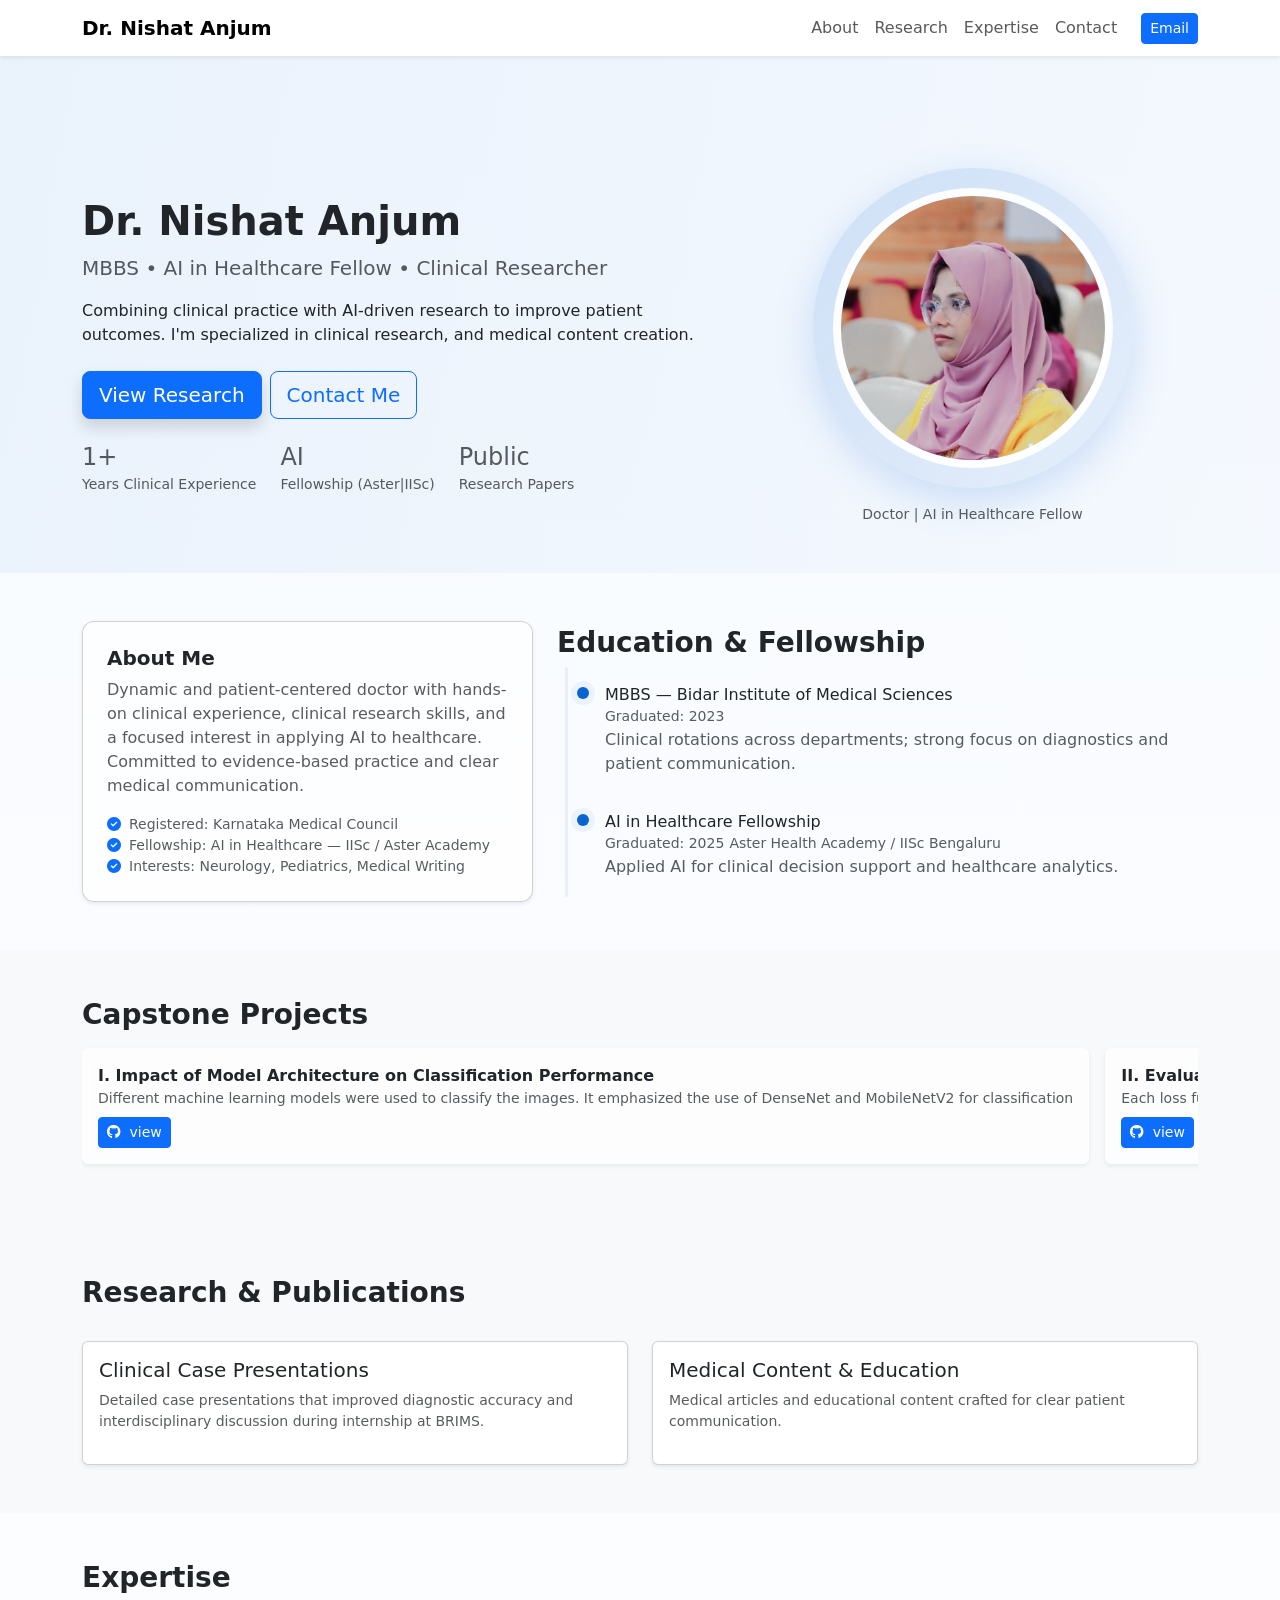
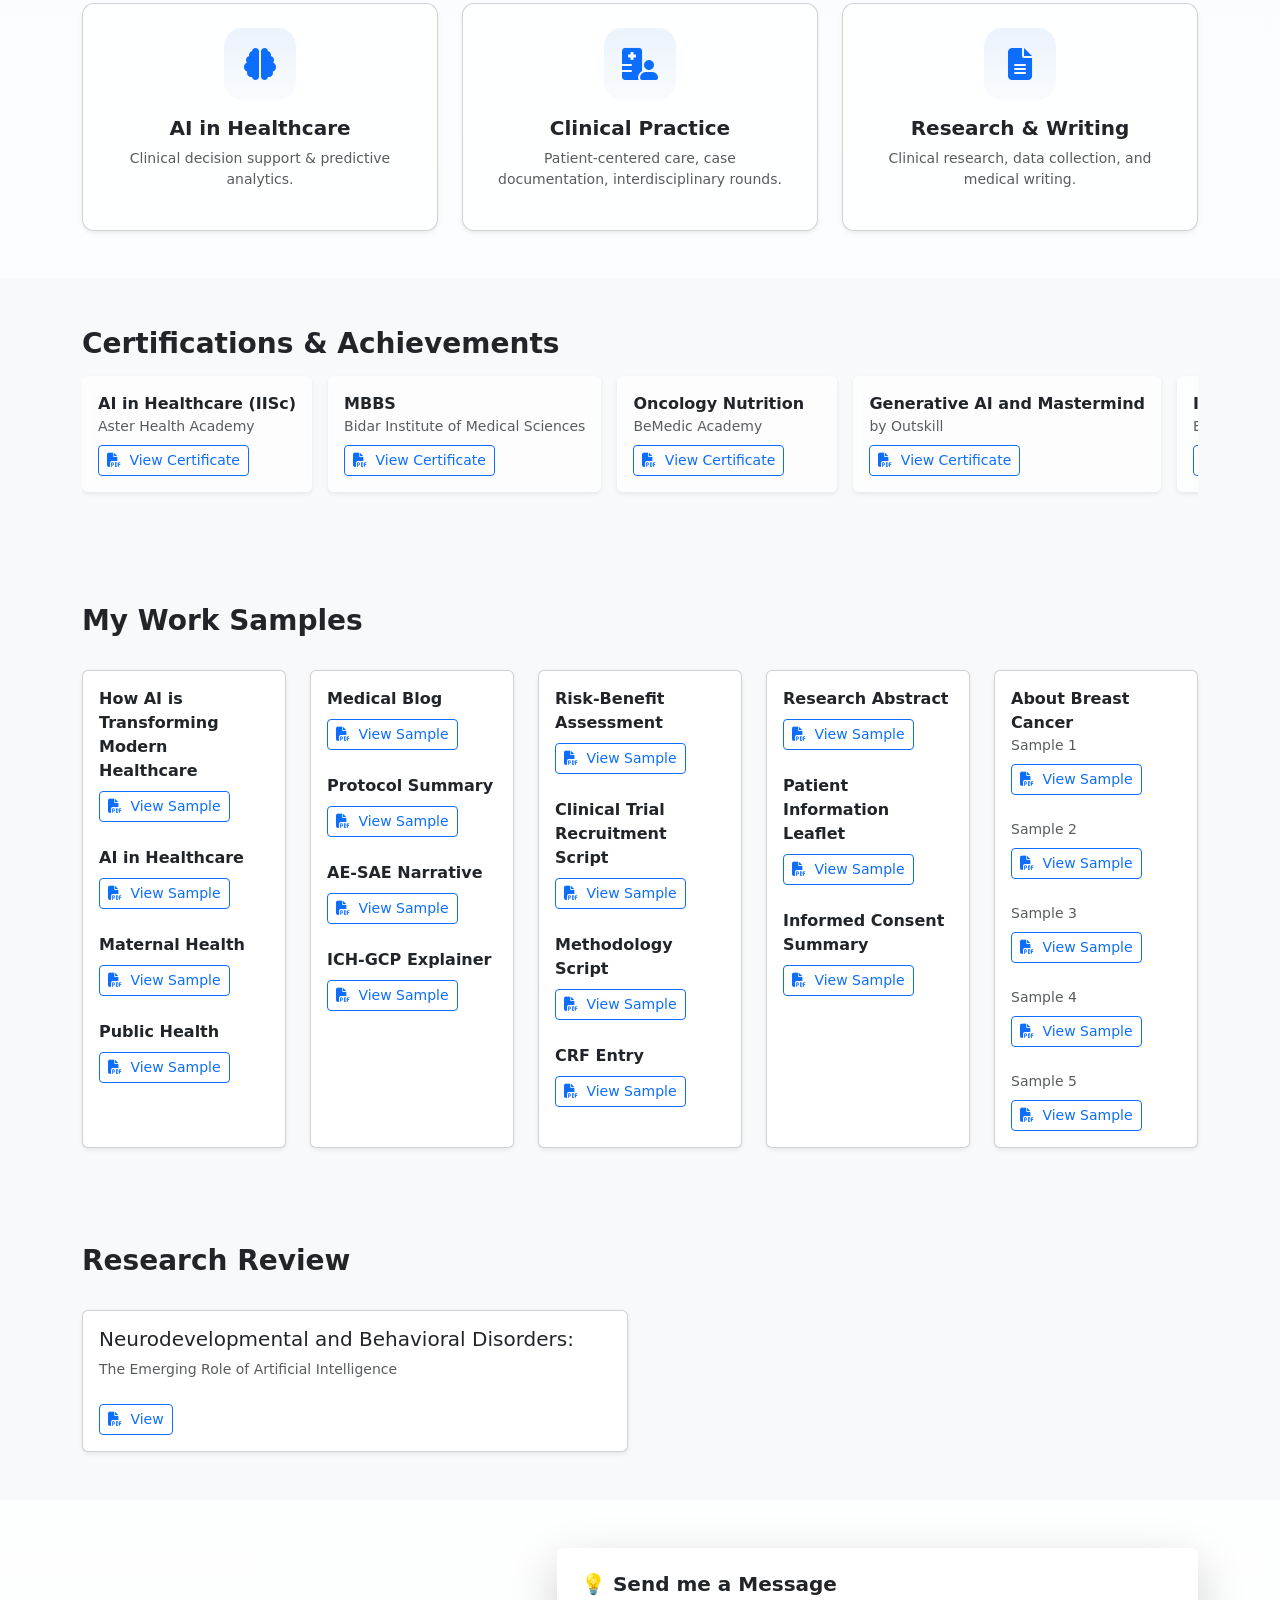
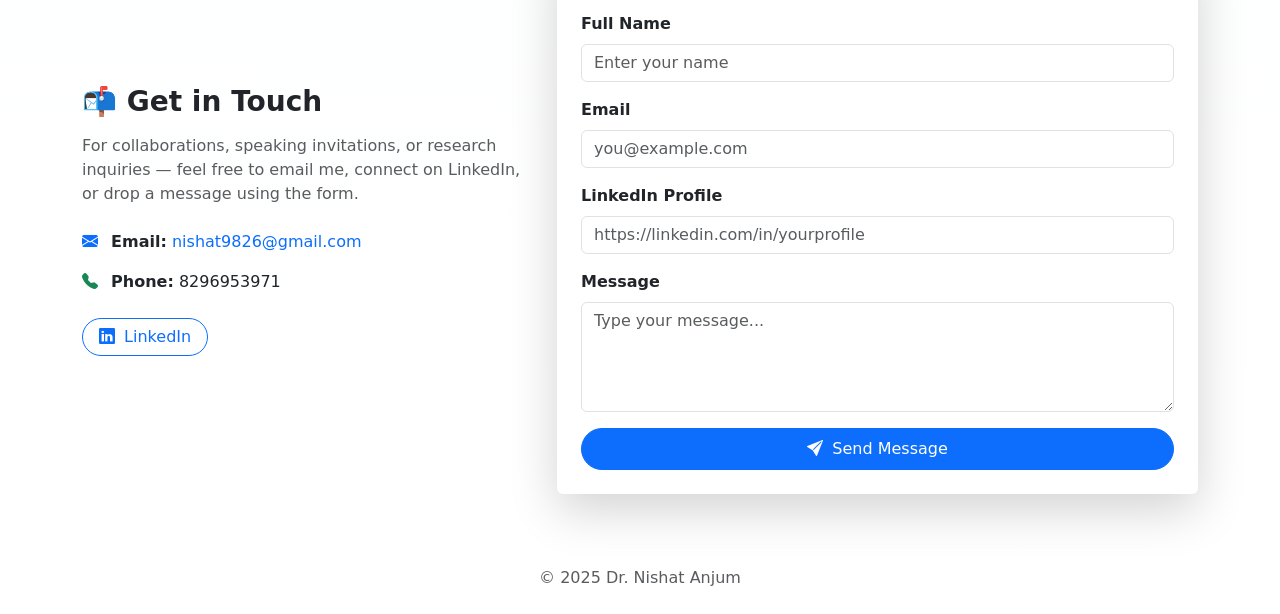
<file: index.html>
<!doctype html>
<html lang="en">
<head>
  <meta charset="utf-8" />
  <meta name="viewport" content="width=device-width, initial-scale=1" />
  <title>Dr. Nishat Anjum — MBBS | AI in Healthcare Fellow</title>
  <meta name="description" content="Dr. Nishat Anjum — Intern Doctor, AI in Healthcare Fellow, Clinical Researcher." />
  <link href="https://cdn.jsdelivr.net/npm/bootstrap@5.3.0/dist/css/bootstrap.min.css" rel="stylesheet">
  <link href="https://unpkg.com/aos@2.3.1/dist/aos.css" rel="stylesheet">
  <link href="https://cdnjs.cloudflare.com/ajax/libs/font-awesome/6.4.0/css/all.min.css" rel="stylesheet">
  <link rel="stylesheet" href="css/styles.css">
</head>
<body>

<nav class="navbar navbar-expand-lg navbar-light fixed-top shadow-sm bg-white" id="navbar">
  <div class="container">
    <a class="navbar-brand fw-bold" href="#">Dr. Nishat Anjum</a>
    <button class="navbar-toggler" type="button" data-bs-toggle="collapse" data-bs-target="#navMenu">
      <span class="navbar-toggler-icon"></span>
    </button>
    <div class="collapse navbar-collapse" id="navMenu">
      <ul class="navbar-nav ms-auto align-items-center">
        <li class="nav-item"><a class="nav-link" href="#about">About</a></li>
        <li class="nav-item"><a class="nav-link" href="#research">Research</a></li>
        <li class="nav-item"><a class="nav-link" href="#expertise">Expertise</a></li>
        <li class="nav-item"><a class="nav-link" href="#contact">Contact</a></li>
        <li class="nav-item ms-3"><a class="btn btn-primary btn-sm" href="mailto:nishat9826@gmail.com">Email</a></li>
      </ul>
    </div>
  </div>
</nav>

<header class="hero-section pt-6 pb-6">
  <div class="container pt-5 pb-5">
    <div class="row align-items-center">
      <div class="col-md-7" data-aos="fade-right">
        <h1 class="display-6 fw-bold mb-2">Dr. Nishat Anjum</h1>
        <p class="lead text-muted mb-3">MBBS • AI in Healthcare Fellow • Clinical Researcher</p>
        <p class="mb-4">Combining clinical practice with AI-driven research to improve patient outcomes. I'm specialized in clinical research, and medical content creation.</p>
        <div class="d-flex gap-2">
          <a href="#research" class="btn btn-primary btn-lg shadow">View Research</a>
          <a href="#contact" class="btn btn-outline-primary btn-lg">Contact Me</a>
        </div>
        <div class="mt-4 d-flex gap-4 text-muted">
          <div><span class="h4 mb-0 d-block">1+</span><small>Years Clinical Experience</small></div>
          <div><span class="h4 mb-0 d-block">AI</span><small>Fellowship (Aster|IISc)</small></div>
          <div><span class="h4 mb-0 d-block">Public</span><small>Research Papers</small></div>
        </div>
      </div>
      <div class="col-md-5 text-center" data-aos="zoom-in">
        <div class="profile-glow rounded-circle mx-auto" 
     style="width: 320px; height: 320px; display: inline-flex; align-items: center; justify-content: center; border-radius: 999px; background: linear-gradient(135deg, rgba(11,99,209,0.15), rgba(11,99,209,0.06)); box-shadow: 0 12px 40px rgba(11,99,209,0.18); padding: 10px;">
  <img src="assets/Nishat.jpg" alt="Dr Nishat" class="profile-photo rounded-circle" 
       style="width: 280px; height: 280px; object-fit: cover; border: 8px solid rgba(255,255,255,0.9);">
</div>

        <div class="mt-3 text-muted small">Doctor | AI in Healthcare Fellow</div>
      </div>
    </div>
  </div>
</header>

<section id="about" class="py-5">
  <div class="container">
    <div class="row align-items-center">
      <div class="col-md-5" data-aos="fade-up">
        <div class="card shadow-sm p-4 rounded-lg glass">
          <h5 class="fw-bold">About Me</h5>
          <p class="text-muted">Dynamic and patient-centered doctor with hands-on clinical experience, clinical research skills, and a focused interest in applying AI to healthcare. Committed to evidence-based practice and clear medical communication.</p>
          <ul class="list-unstyled text-muted small mb-0">
            <li><i class="fa fa-check-circle text-primary me-2"></i>Registered: Karnataka Medical Council</li>
            <li><i class="fa fa-check-circle text-primary me-2"></i>Fellowship: AI in Healthcare — IISc / Aster Academy</li>
            <li><i class="fa fa-check-circle text-primary me-2"></i>Interests: Neurology, Pediatrics, Medical Writing</li>
          </ul>
        </div>
      </div>
      <div class="col-md-7" data-aos="fade-left">
        <h3 class="fw-bold">Education & Fellowship</h3>
        <div class="timeline">
          <div class="timeline-item">
            <div class="timeline-dot"></div>
            <div class="timeline-content">
              <h6 class="mb-0">MBBS — Bidar Institute of Medical Sciences</h6>
              <small class="text-muted">Graduated: 2023</small>
              <p class="text-muted mb-0">Clinical rotations across departments; strong focus on diagnostics and patient communication.</p>
            </div>
          </div>
          <div class="timeline-item">
            <div class="timeline-dot"></div>
            <div class="timeline-content">
              <h6 class="mb-0">AI in Healthcare Fellowship</h6>
              <small class="text-muted">Graduated: 2025</small>
              <small class="text-muted">Aster Health Academy / IISc Bengaluru</small>
              <p class="text-muted mb-0">Applied AI for clinical decision support and healthcare analytics.</p>
            </div>
          </div>
        </div>
      </div>
    </div>
  </div>
</section>

<section class="py-5 bg-light">
  <div class="container">
    <h3 class="fw-bold" data-aos="fade-up">Capstone Projects</h3>
<div class="d-flex gap-3 overflow-auto py-2 pb-3">

  <div class="cert-card p-3 rounded shadow-sm glass" data-aos="fade-up">
    <strong>I. Impact of Model Architecture on Classification Performance</strong>
    <div class="small text-muted">
      Different machine learning models were used to classify the images. 
      It emphasized the use of DenseNet and MobileNetV2 for classification
    </div>
    <a href="https://github.com/nishat2698/Impact-of-Model-Architecture-on-Classification-Performance" target="_blank" 
       class="btn btn-sm btn-primary mt-2">
       <i class="fa-brands fa-github me-1"></i> view
    </a>
  </div>

  <div class="cert-card p-3 rounded shadow-sm glass" data-aos="fade-up" data-aos-delay="50">
    <strong>II. Evaluating the Influence of Loss Functions</strong>
    <div class="small text-muted">Each loss function enables unique training and yields distinct results</div>
    <a href="https://github.com/nishat2698/Evaluating-the-Influence-of-Loss-Functions" target="_blank" 
       class="btn btn-sm btn-primary mt-2">
       <i class="fa-brands fa-github me-1"></i> view
    </a>
  </div>

  <div class="cert-card p-3 rounded shadow-sm glass" data-aos="fade-up" data-aos-delay="100">
    <strong>III. Investigating the Effect of Image Resizing on Classification Accuracy</strong>
    <div class="small text-muted">Classification of performance based on image size</div>
    <a href="https://github.com/nishat2698/Investigating-the-Effect-of-Image-Resizing-on-Classification-Accuracy" target="_blank" 
       class="btn btn-sm btn-primary mt-2">
       <i class="fa-brands fa-github me-1"></i> view
    </a>
  </div>

  <div class="cert-card p-3 rounded shadow-sm glass" data-aos="fade-up" data-aos-delay="100">
    <strong>IV. Assessing Training Variability in DeepLearning Models</strong>
    <div class="small text-muted">
      The model was trained multiple times with the same settings to analyze variability in performance
    </div>
    <a href="https://github.com/nishat2698/Assessing-Training-Variability-in-DeepLearning-Models" target="_blank" 
       class="btn btn-sm btn-primary mt-2">
       <i class="fa-brands fa-github me-1"></i> view
    </a>
  </div>

  <div class="cert-card p-3 rounded shadow-sm glass" data-aos="fade-up" data-aos-delay="100">
    <strong>V. Exploring the Role of Weight Initialization Strategies</strong>
    <div class="small text-muted">
      Performance metrics for each class across different weight initialization techniques
    </div>
    <a href="https://github.com/nishat2698/Exploring-the-Role-of-Weight-Initialization-Strategies" target="_blank" 
       class="btn btn-sm btn-primary mt-2">
       <i class="fa-brands fa-github me-1"></i> view
    </a>
  </div>

  <div class="cert-card p-3 rounded shadow-sm glass" data-aos="fade-up" data-aos-delay="100">
    <strong>VI. Generalizability of Medical Image Classification Models to New Datasets</strong>
    <div class="small text-muted">
      The trained model was tested on a new unseen dataset 
      (potentially from a different source or containing different diseases).
    </div>
    <a href="https://github.com/nishat2698/-Generalizability-of-Medical-Image-Classification-Models-to-New-Datasets" target="_blank" 
       class="btn btn-sm btn-primary mt-2">
       <i class="fa-brands fa-github me-1"></i> view
    </a>
  </div>

</div>

  </div>
</section>

<section id="research" class="py-5 bg-light">
  <div class="container">
    <div class="d-flex justify-content-between align-items-center mb-4">
      <h3 class="fw-bold" data-aos="fade-up">Research & Publications</h3>
    </div>
      <div class="row g-4">
  <div class="col-md-6" data-aos="fade-up" data-aos-delay="100">
    <div class="card h-100 research-card shadow-sm">
      <div class="card-body">
        <h5 class="card-title">Clinical Case Presentations</h5>
        <p class="text-muted small">
          Detailed case presentations that improved diagnostic accuracy 
          and interdisciplinary discussion during internship at BRIMS.
        </p>
      </div>
    </div>
  </div>

  <div class="col-md-6" data-aos="fade-up" data-aos-delay="150">
    <div class="card h-100 research-card shadow-sm">
      <div class="card-body">
        <h5 class="card-title">Medical Content & Education</h5>
        <p class="text-muted small">
          Medical articles and educational content crafted for clear patient communication.
        </p>
        
      </div>
    </div>
  </div>
</div>

    </div>
  </div>
</section>

<section id="expertise" class="py-5">
  <div class="container">
    <h3 class="fw-bold" data-aos="fade-up">Expertise</h3>
    <div class="row g-4">
      <div class="col-md-4" data-aos="zoom-in" data-aos-delay="50">
        <div class="card p-4 h-100 glass shadow-sm text-center">
          <div class="icon-lg mb-3"><i class="fa-solid fa-brain fa-2x text-primary"></i></div>
          <h5 class="fw-semibold">AI in Healthcare</h5>
          <p class="text-muted small">Clinical decision support & predictive analytics.</p>
        </div>
      </div>
      <div class="col-md-4" data-aos="zoom-in" data-aos-delay="100">
        <div class="card p-4 h-100 glass shadow-sm text-center">
          <div class="icon-lg mb-3"><i class="fa-solid fa-hospital-user fa-2x text-primary"></i></div>
          <h5 class="fw-semibold">Clinical Practice</h5>
          <p class="text-muted small">Patient-centered care, case documentation, interdisciplinary rounds.</p>
        </div>
      </div>
      <div class="col-md-4" data-aos="zoom-in" data-aos-delay="150">
        <div class="card p-4 h-100 glass shadow-sm text-center">
          <div class="icon-lg mb-3"><i class="fa-solid fa-file-lines fa-2x text-primary"></i></div>
          <h5 class="fw-semibold">Research & Writing</h5>
          <p class="text-muted small">Clinical research, data collection, and medical writing.</p>
        </div>
      </div>
    </div>
  </div>
</section>

<section class="py-5 bg-light">
  <div class="container">
    <h3 class="fw-bold" data-aos="fade-up">Certifications & Achievements</h3>
<div class="d-flex gap-3 overflow-auto py-2 pb-3">

  <div class="cert-card p-3 rounded shadow-sm glass" data-aos="fade-up">
    <strong>AI in Healthcare (IISc)</strong>
    <div class="small text-muted">Aster Health Academy</div>
    <a href="https://drive.google.com/file/d/1i_tYlI4Gnj-9-owiLPdBLOZqKYO3GBQc/view?usp=drivesdk" 
       target="_blank" class="btn btn-sm btn-outline-primary mt-2">
       <i class="fa-solid fa-file-pdf me-1"></i> View Certificate
    </a>
  </div>

  <div class="cert-card p-3 rounded shadow-sm glass" data-aos="fade-up" data-aos-delay="50">
    <strong>MBBS</strong>
    <div class="small text-muted">Bidar Institute of Medical Sciences</div>
    <a href="https://drive.google.com/file/d/1cQu8tiDWt4CP4tbpe0v-wG7jY83ggdIX/view?usp=drivesdk" 
       target="_blank" class="btn btn-sm btn-outline-primary mt-2">
       <i class="fa-solid fa-file-pdf me-1"></i> View Certificate
    </a>
  </div>

  <div class="cert-card p-3 rounded shadow-sm glass" data-aos="fade-up" data-aos-delay="100">
    <strong>Oncology Nutrition</strong>
    <div class="small text-muted">BeMedic Academy</div>
    <a href="https://drive.google.com/file/d/1F4LIhFDAL2cOxm9mwfArOBZYEYhgoihR/view?usp=drivesdk" 
       target="_blank" class="btn btn-sm btn-outline-primary mt-2">
       <i class="fa-solid fa-file-pdf me-1"></i> View Certificate
    </a>
  </div>

  <div class="cert-card p-3 rounded shadow-sm glass" data-aos="fade-up" data-aos-delay="100">
    <strong>Generative AI and Mastermind</strong>
    <div class="small text-muted"> by Outskill</div>
    <a href="https://drive.google.com/file/d/1liK1dbxchGsuEpUgmbgZ35FT2pBrH61H/view?usp=drivesdk" 
       target="_blank" class="btn btn-sm btn-outline-primary mt-2">
       <i class="fa-solid fa-file-pdf me-1"></i> View Certificate
    </a>
  </div>

  <div class="cert-card p-3 rounded shadow-sm glass" data-aos="fade-up" data-aos-delay="100">
    <strong>Individualized Approach to the Management of T2DM and Comorbidities</strong>
    <div class="small text-muted">By SERVIER GLOBAL MEDICAL PATIENT AFFAIRS</div>
    <a href="https://drive.google.com/file/d/1NhtGdb-oAXXZd571QuSFjGNzjhV4MqB3/view?usp=drivesdk" 
       target="_blank" class="btn btn-sm btn-outline-primary mt-2">
       <i class="fa-solid fa-file-pdf me-1"></i> View Certificate
    </a>
  </div>

  <div class="cert-card p-3 rounded shadow-sm glass" data-aos="fade-up" data-aos-delay="100">
    <strong>Stroke Management in Emergency Medicine</strong>
    <div class="small text-muted"> online webinar conducted by Aster Health Academy</div>
    <a href="https://drive.google.com/file/d/1elXl0FZJzLkI0TFZeBLV1sVoQYBH65K-/view?usp=drivesdk" 
       target="_blank" class="btn btn-sm btn-outline-primary mt-2">
       <i class="fa-solid fa-file-pdf me-1"></i> View Certificate
    </a>
  </div>

  <div class="cert-card p-3 rounded shadow-sm glass" data-aos="fade-up" data-aos-delay="100">
    <strong>Clinical research and training</strong>
    <div class="small text-muted">EduTechLife with impressions Maulana Azad Medical College</div>
    <a href="https://drive.google.com/file/d/14EEoGXRHjwZ0e3u8EhwZY67MD2VITGmz/view?usp=drivesdk" 
       target="_blank" class="btn btn-sm btn-outline-primary mt-2">
       <i class="fa-solid fa-file-pdf me-1"></i> View Certificate
    </a>
  </div>

  <div class="cert-card p-3 rounded shadow-sm glass" data-aos="fade-up" data-aos-delay="100">
    <strong>Clinical research program</strong>
    <div class="small text-muted">Learning Lab research institute Bengaluru</div>
    <a href="" 
       target="_blank" class="btn btn-sm btn-outline-primary mt-2">
       <i class="fa-solid fa-file-pdf me-1"></i> Ongoing
    </a>
  </div>

</div>

  </div>
</section>
<section id="research" class="py-5 bg-light">
  <div class="container">
    <div class="d-flex justify-content-between align-items-center mb-4">
      <h3 class="fw-bold" data-aos="fade-up">My Work Samples</h3>
    </div>
      <div class="row row-cols-1 row-cols-md-2 row-cols-lg-5 g-4">
  <div class="col-md-6" data-aos="fade-up" data-aos-delay="100">
    <div class="card h-100 research-card shadow-sm">
      
      <div class="card-body">
        <strong>How AI is Transforming Modern Healthcare</strong>
        <div>
        <a href="https://drive.google.com/file/d/1xGn_cweYnGQI8BIRLeChfB1pz8xD-xyg/view?usp=drivesdk" 
       target="_blank" class="btn btn-sm btn-outline-primary mt-2">
       <i class="fa-solid fa-file-pdf me-1"></i> View Sample
    </a>
    </div>
    <br>
    <strong>AI in Healthcare</strong>
        <div>
        <a href="https://drive.google.com/file/d/1w-X-jR2KwrQhfBvHPYVrW9znKvrDL3kH/view?usp=drivesdk" 
       target="_blank" class="btn btn-sm btn-outline-primary mt-2">
       <i class="fa-solid fa-file-pdf me-1"></i> View Sample
    </a>
    </div>
    <br>
    <strong>Maternal Health</strong>
        <div>
        <a href="https://drive.google.com/file/d/12477H4SpobM-eVxDlkr_8NWM5u00iP2O/view?usp=drivesdk" 
       target="_blank" class="btn btn-sm btn-outline-primary mt-2">
       <i class="fa-solid fa-file-pdf me-1"></i> View Sample
    </a>
    </div>
    <br>
    <strong>Public Health</strong>
        <div>
        <a href="https://drive.google.com/file/d/1uRvCAzLljix0-pfG6D0uVwOmkmk2alBn/view?usp=drivesdk" 
       target="_blank" class="btn btn-sm btn-outline-primary mt-2">
       <i class="fa-solid fa-file-pdf me-1"></i> View Sample
    </a>
    </div>
      </div>
    </div>
  </div>
  <div class="col-md-6" data-aos="fade-up" data-aos-delay="100">
    <div class="card h-100 research-card shadow-sm">
      <div class="card-body">
    <strong>Medical Blog</strong>
        <div>
        <a href="https://drive.google.com/file/d/1U0wgNUV_xiXB7rPITc4yt1cMkHPj9kMy/view?usp=drivesdk" 
       target="_blank" class="btn btn-sm btn-outline-primary mt-2">
       <i class="fa-solid fa-file-pdf me-1"></i> View Sample
    </a>
    </div>
    <br>
    <strong>Protocol Summary</strong>
        <div>
        <a href="https://drive.google.com/file/d/1MOdZG13I1KaHQGbAJRuauJoqGeiKI4kS/view?usp=drivesdk" 
       target="_blank" class="btn btn-sm btn-outline-primary mt-2">
       <i class="fa-solid fa-file-pdf me-1"></i> View Sample
    </a>
    </div>
    <br>
    <strong>AE-SAE Narrative</strong>
        <div>
        <a href="https://drive.google.com/file/d/1VDc1Fs1g__kbkbxxZN3aT5lOpkfbyh1g/view?usp=drivesdk" 
       target="_blank" class="btn btn-sm btn-outline-primary mt-2">
       <i class="fa-solid fa-file-pdf me-1"></i> View Sample
    </a>
    </div>
    <br>
    <strong>ICH-GCP Explainer</strong>
        <div>
        <a href="https://drive.google.com/file/d/1ppgVirDYAmjt9Jg6yxlCsTsAy_O75yrR/view?usp=drivesdk" 
       target="_blank" class="btn btn-sm btn-outline-primary mt-2">
       <i class="fa-solid fa-file-pdf me-1"></i> View Sample
    </a>
    </div>
      </div>
    </div>
  </div>
  <div class="col-md-6" data-aos="fade-up" data-aos-delay="100">
    <div class="card h-100 research-card shadow-sm">
      <div class="card-body">
        <strong>Risk-Benefit Assessment</strong>
        <div>
        <a href="https://drive.google.com/file/d/1BPDp7-eE2DWNL5f3H6JXwpnQgEwX3wPc/view?usp=drivesdk" 
       target="_blank" class="btn btn-sm btn-outline-primary mt-2">
       <i class="fa-solid fa-file-pdf me-1"></i> View Sample
    </a>
    </div>
    <br>
    <strong>Clinical Trial Recruitment Script</strong>
        <div>
        <a href="https://drive.google.com/file/d/1Gjc2L1wUs5-49huIPDNFAqy3x-2nKmjv/view?usp=drivesdk" 
       target="_blank" class="btn btn-sm btn-outline-primary mt-2">
       <i class="fa-solid fa-file-pdf me-1"></i> View Sample
    </a>
    </div>
    <br>
    <strong>Methodology Script</strong>
        <div>
        <a href="https://drive.google.com/file/d/1b1nE19tzdl3XsZwAJ0dLrrwwmfHUAZLO/view?usp=drivesdk" 
       target="_blank" class="btn btn-sm btn-outline-primary mt-2">
       <i class="fa-solid fa-file-pdf me-1"></i> View Sample
    </a>
    </div>
    <br>
    <strong>CRF Entry</strong>
        <div>
        <a href="https://drive.google.com/file/d/1RctE49CzSDtVTEaVEqNqotjbdfzPaecR/view?usp=drivesdk" 
       target="_blank" class="btn btn-sm btn-outline-primary mt-2">
       <i class="fa-solid fa-file-pdf me-1"></i> View Sample
    </a>
    </div>
    </div>
    </div>
  </div>
    <div class="col-md-6" data-aos="fade-up" data-aos-delay="100">
    <div class="card h-100 research-card shadow-sm">
      <div class="card-body">
    <strong>Research Abstract</strong>
        <div>
        <a href="https://drive.google.com/file/d/1aTEgXPqeFXkc3Yxm-5UonbKuk_xokTk-/view?usp=drivesdk" 
       target="_blank" class="btn btn-sm btn-outline-primary mt-2">
       <i class="fa-solid fa-file-pdf me-1"></i> View Sample
    </a>
    </div>
    <br>
    <strong>Patient Information Leaflet </strong>
        <div>
        <a href="https://drive.google.com/file/d/1v4FN4s3CelFLdtDVTilLMlXYanqu9y0i/view?usp=drivesdk" 
       target="_blank" class="btn btn-sm btn-outline-primary mt-2">
       <i class="fa-solid fa-file-pdf me-1"></i> View Sample
    </a>
    </div>
    <br>
    <strong>Informed Consent Summary</strong>
        <div>
        <a href="https://drive.google.com/file/d/1cSoI6Qa93M6wuHkGvRutpoyH_h-EiIhK/view?usp=drivesdk" 
       target="_blank" class="btn btn-sm btn-outline-primary mt-2">
       <i class="fa-solid fa-file-pdf me-1"></i> View Sample
    </a>
    </div>
    <br>
      </div>
    </div>
  </div>

  <div class="col-md-6" data-aos="fade-up" data-aos-delay="150">
    <div class="card h-100 research-card shadow-sm">
      <div class="card-body">
        <strong>About Breast Cancer</strong>
        <div class="small text-muted"> Sample 1</div>
    <a href="https://drive.google.com/file/d/1ZkAWDPkSX3-r17tKqZ48eQEzjORuHAnb/view?usp=drivesdk" 
       target="_blank" class="btn btn-sm btn-outline-primary mt-2">
       <i class="fa-solid fa-file-pdf me-1"></i> View Sample
    </a>
    <br><br>
        <div class="small text-muted"> Sample 2</div>
    <a href="https://drive.google.com/file/d/1IxO-j69dGiRZhnvSR_h4ILN6e0kTnp5F/view?usp=drivesdk" 
       target="_blank" class="btn btn-sm btn-outline-primary mt-2">
       <i class="fa-solid fa-file-pdf me-1"></i> View Sample
    </a>
    <br><br>
    <div class="small text-muted"> Sample 3</div>
    <a href="https://drive.google.com/file/d/1ZAbIvUNAbo3LDS0Mzx_hhHJI4PAsKFHn/view?usp=drivesdk" 
       target="_blank" class="btn btn-sm btn-outline-primary mt-2">
       <i class="fa-solid fa-file-pdf me-1"></i> View Sample
    </a>
    <br><br>
    <div class="small text-muted"> Sample 4</div>
    <a href="https://drive.google.com/file/d/1MZY5hFKcWj7Ho_lx7znhAxjjxhWMRyag/view?usp=drivesdk" 
       target="_blank" class="btn btn-sm btn-outline-primary mt-2">
       <i class="fa-solid fa-file-pdf me-1"></i> View Sample
    </a>
    <br><br>
    <div class="small text-muted"> Sample 5</div>
    <a href="https://drive.google.com/file/d/1E7iOFGzjum6oic9d4kCkWE3MvSmQfiLY/view?usp=drivesdk" 
       target="_blank" class="btn btn-sm btn-outline-primary mt-2">
       <i class="fa-solid fa-file-pdf me-1"></i> View Sample
    </a>
      </div>
    </div>
  </div>
</div>
</div>
    </div>
  </div>
</section>

<section id="research" class="py-5 bg-light">
  <div class="container">
    <div class="d-flex justify-content-between align-items-center mb-4">
      <h3 class="fw-bold" data-aos="fade-up">Research Review</h3>
    </div>
      <div class="row g-4">
  <div class="col-md-6" data-aos="fade-up" data-aos-delay="100">
    <div class="card h-100 research-card shadow-sm">
      <div class="card-body">
        <h5 class="card-title">Neurodevelopmental and Behavioral Disorders:</h5>
        <p class="text-muted small">
          The Emerging Role of Artificial Intelligence 
        </p>
        <a href="https://drive.google.com/file/d/1sln6V6b2f39Bj6CjMtL3naBhyF_1E9w7/view?usp=drivesdk" 
       target="_blank" class="btn btn-sm btn-outline-primary mt-2">
       <i class="fa-solid fa-file-pdf me-1"></i> View 
    </a>
      </div>
    </div>
  </div>

  
</div>

    </div>
  </div>
</section>

<section id="contact" class="py-5">
  <div class="container">
    <div class="row align-items-center">
      
      <!-- Contact Info -->
      <div class="col-md-5 mb-4 mb-md-0" data-aos="fade-right">
        <h3 class="fw-bold mb-3">📬 Get in Touch</h3>
        <p class="text-muted">
          For collaborations, speaking invitations, or research inquiries — feel free to email me, connect on LinkedIn, or drop a message using the form.
        </p>
        
        <div class="mt-4">
          <p><i class="bi bi-envelope-fill text-primary me-2"></i>
            <strong>Email:</strong> <a href="mailto:nishat9826@gmail.com" class="text-decoration-none">nishat9826@gmail.com</a>
          </p>
          <p><i class="bi bi-telephone-fill text-success me-2"></i>
            <strong>Phone:</strong> <span>8296953971</span>
          </p>
        </div>

        <div class="d-flex gap-3 mt-4">
          <a class="btn btn-outline-primary rounded-pill px-3" href="https://www.linkedin.com/in/dr-nishat-anjum-107aa7265" target="_blank">
            <i class="bi bi-linkedin me-1"></i> LinkedIn
          </a>
          
        </div>
      </div>
      
      <!-- Contact Form -->
      <div class="col-md-7" data-aos="fade-left">
        <div class="p-4 bg-white rounded shadow-lg">
          <h5 class="fw-bold mb-3">💡 Send me a Message</h5>
          <form action="https://formspree.io/f/yourformid" method="POST">
            
            <div class="mb-3">
              <label class="form-label fw-semibold">Full Name</label>
              <input name="name" class="form-control" placeholder="Enter your name" required>
            </div>
            
            <div class="mb-3">
              <label class="form-label fw-semibold">Email</label>
              <input type="email" name="email" class="form-control" placeholder="you@example.com" required>
            </div>
            
            <div class="mb-3">
              <label class="form-label fw-semibold">LinkedIn Profile</label>
              <input type="url" name="linkedin" class="form-control" placeholder="https://linkedin.com/in/yourprofile">
            </div>
            
            <div class="mb-3">
              <label class="form-label fw-semibold">Message</label>
              <textarea name="message" class="form-control" rows="4" placeholder="Type your message..." required></textarea>
            </div>
            
            <button class="btn btn-primary w-100 py-2 rounded-pill">
              <i class="bi bi-send-fill me-1"></i> Send Message
            </button>
          </form>
        </div>
      </div>
      
    </div>
  </div>
</section>

<!-- Bootstrap Icons (if not already included) -->
<link rel="stylesheet" href="https://cdn.jsdelivr.net/npm/bootstrap-icons@1.11.3/font/bootstrap-icons.css">


<footer class="text-center py-4 text-muted">© 2025 Dr. Nishat Anjum</footer>

<script src="https://cdn.jsdelivr.net/npm/bootstrap@5.3.0/dist/js/bootstrap.bundle.min.js"></script>
<script src="https://unpkg.com/aos@2.3.1/dist/aos.js"></script>
<script src="js/main.js"></script>
</body>
</html>
</file>
<file: css/styles.css>
/* styles.css - polished medical-themed styles */
:root{
  --primary:#0b63d1;
  --soft:#f6f9ff;
  --glass: rgba(255,255,255,0.6);
}
body{font-family:Inter,system-ui,-apple-system,Segoe UI,Roboto,"Helvetica Neue",Arial; background:linear-gradient(180deg,#f8fbff,#ffffff);}

/* Hero */
.hero-section{background:linear-gradient(90deg, rgba(11,99,209,0.06), rgba(11,99,209,0.02)); padding-top:120px;}
.profile-glow{width:170px;height:170px; display:inline-flex; align-items:center; justify-content:center; border-radius:999px; background:linear-gradient(135deg, rgba(11,99,209,0.15), rgba(11,99,209,0.06)); box-shadow:0 8px 30px rgba(11,99,209,0.12); padding:8px;}
.profile-photo{width:150px;height:150px; object-fit:cover; border:6px solid rgba(255,255,255,0.8);}

/* Glass cards */
.glass{background: rgba(255,255,255,0.7); backdrop-filter: blur(6px); border-radius:12px;}

/* Timeline */
.timeline{position:relative;padding-left:20px;}
.timeline::before{content:'';position:absolute;left:8px;top:0;bottom:0;width:3px;background:#e9eefb;border-radius:3px;}
.timeline-item{position:relative;padding:18px 0 18px 28px;}
.timeline-dot{position:absolute;left:0;top:20px;width:12px;height:12px;background:var(--primary);border-radius:50%;box-shadow:0 0 0 6px rgba(11,99,209,0.06);}

/* research cards */
.research-card{transition:transform .25s ease, box-shadow .25s ease;}
.research-card:hover{transform:translateY(-8px);box-shadow:0 18px 45px rgba(11,99,209,0.08);}

/* expertise cards */
.icon-lg{width:72px;height:72px;display:inline-flex;align-items:center;justify-content:center;border-radius:18px;background:linear-gradient(180deg, rgba(11,99,209,0.08), rgba(11,99,209,0.02));margin:0 auto;}

/* certifications scroll */
.cert-card{min-width:220px;flex:0 0 auto;}

/* small screens */
@media(max-width:767px){ .hero-section{padding-top:90px;} .profile-glow{margin:0 auto 10px;}}

/* navbar active link */
.navbar .nav-link.active{font-weight:600;color:var(--primary);}
</file>
